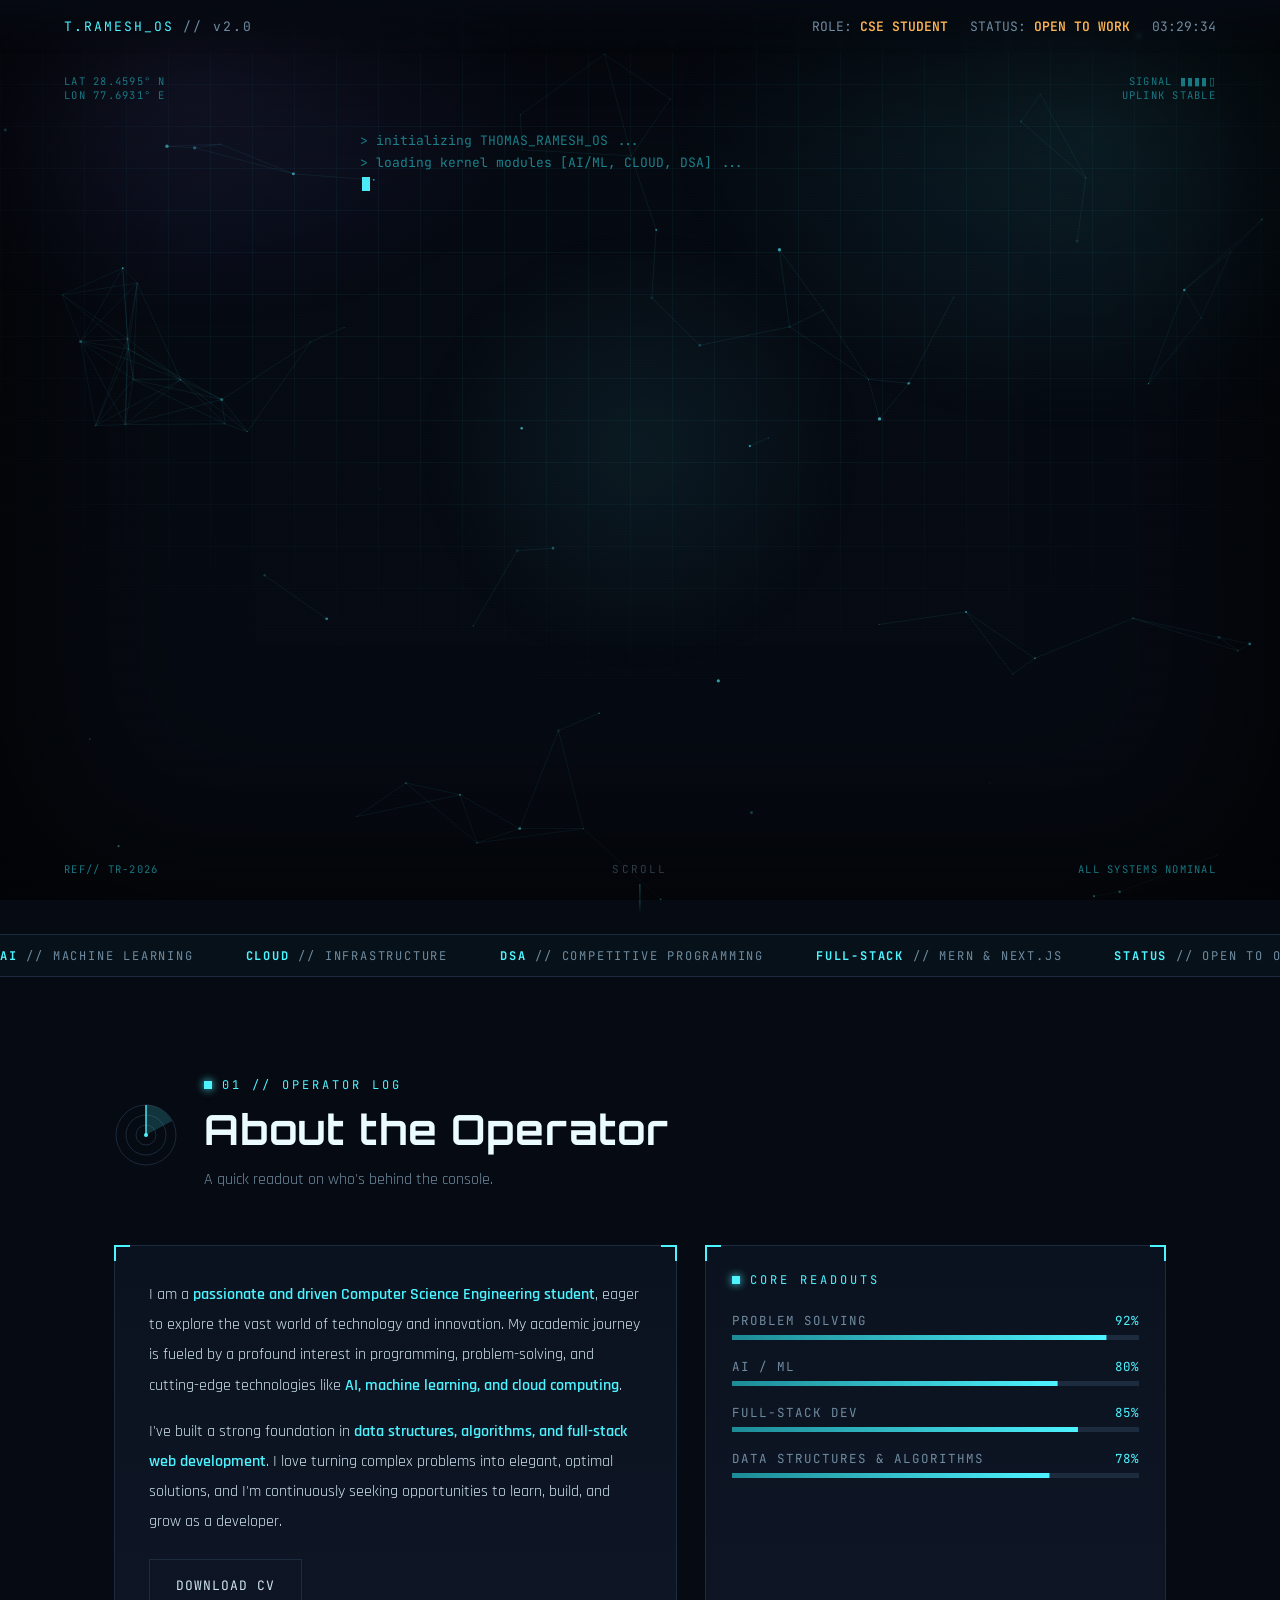
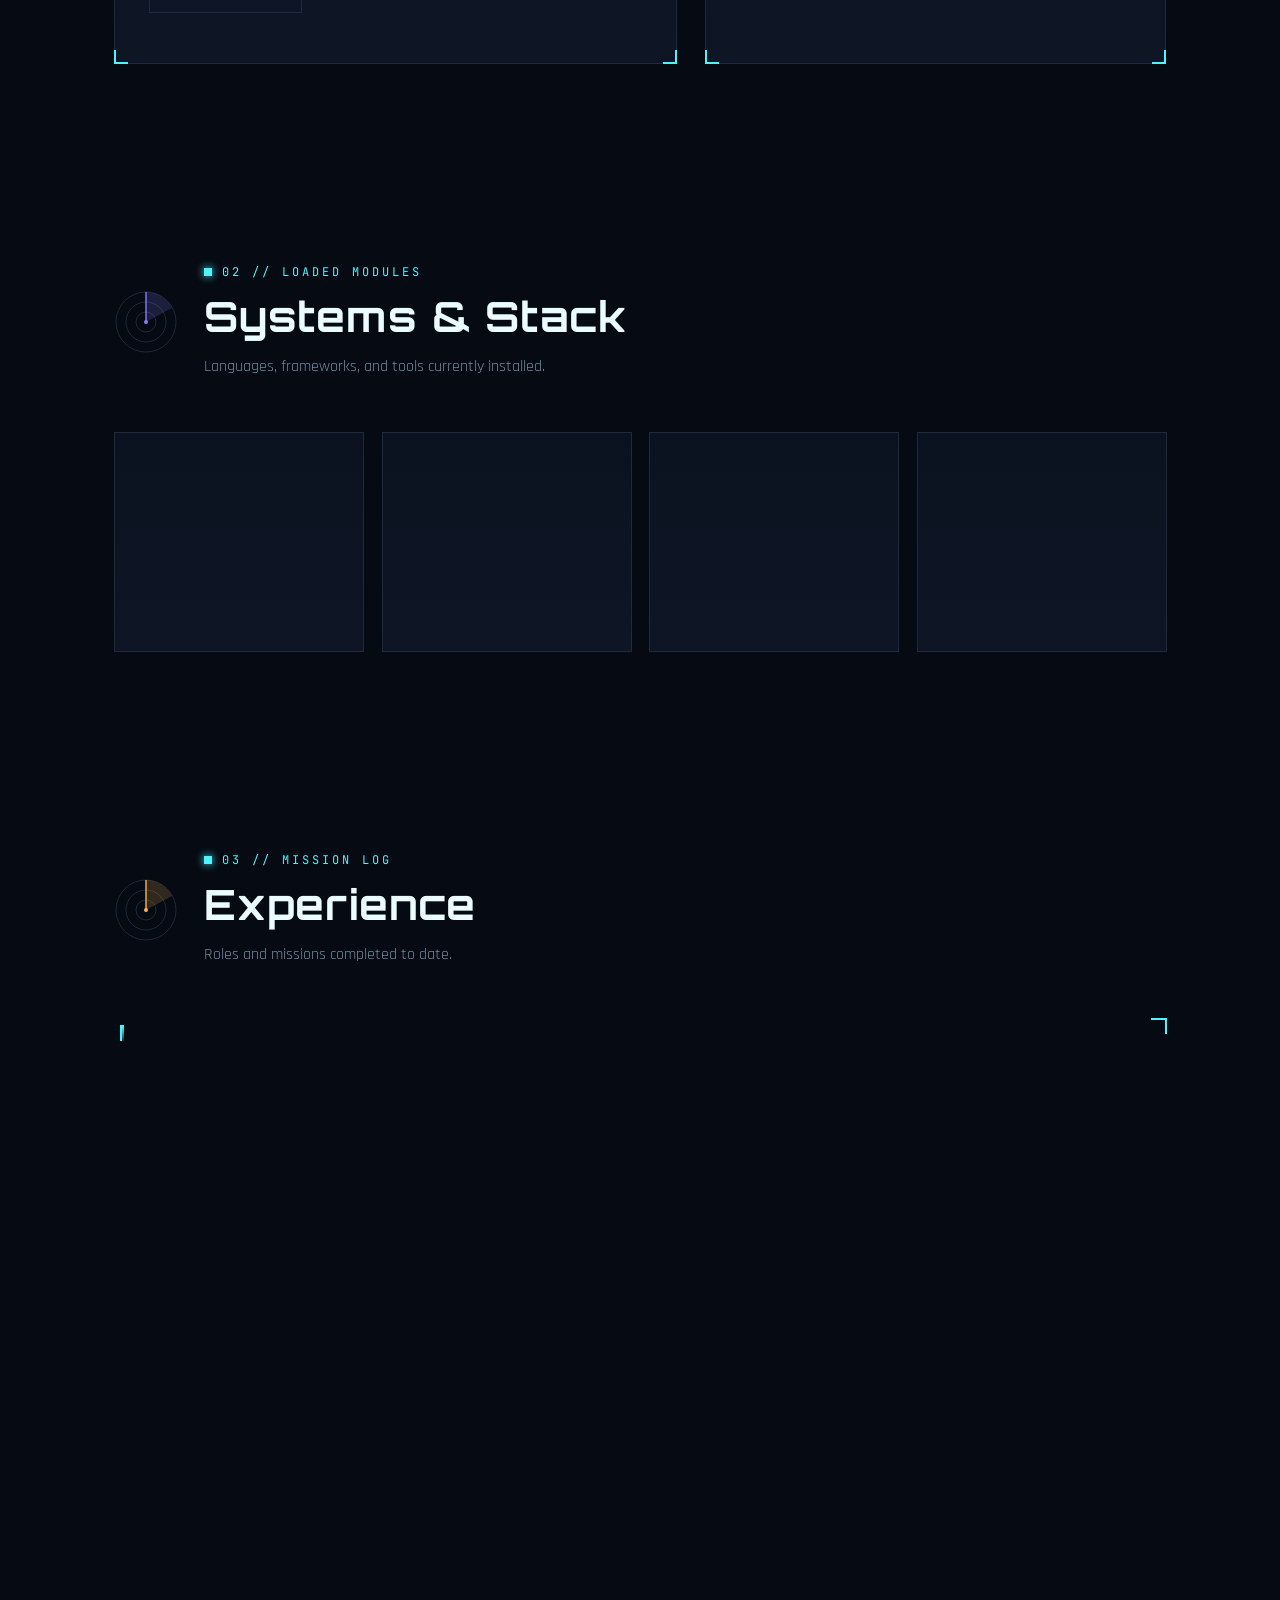
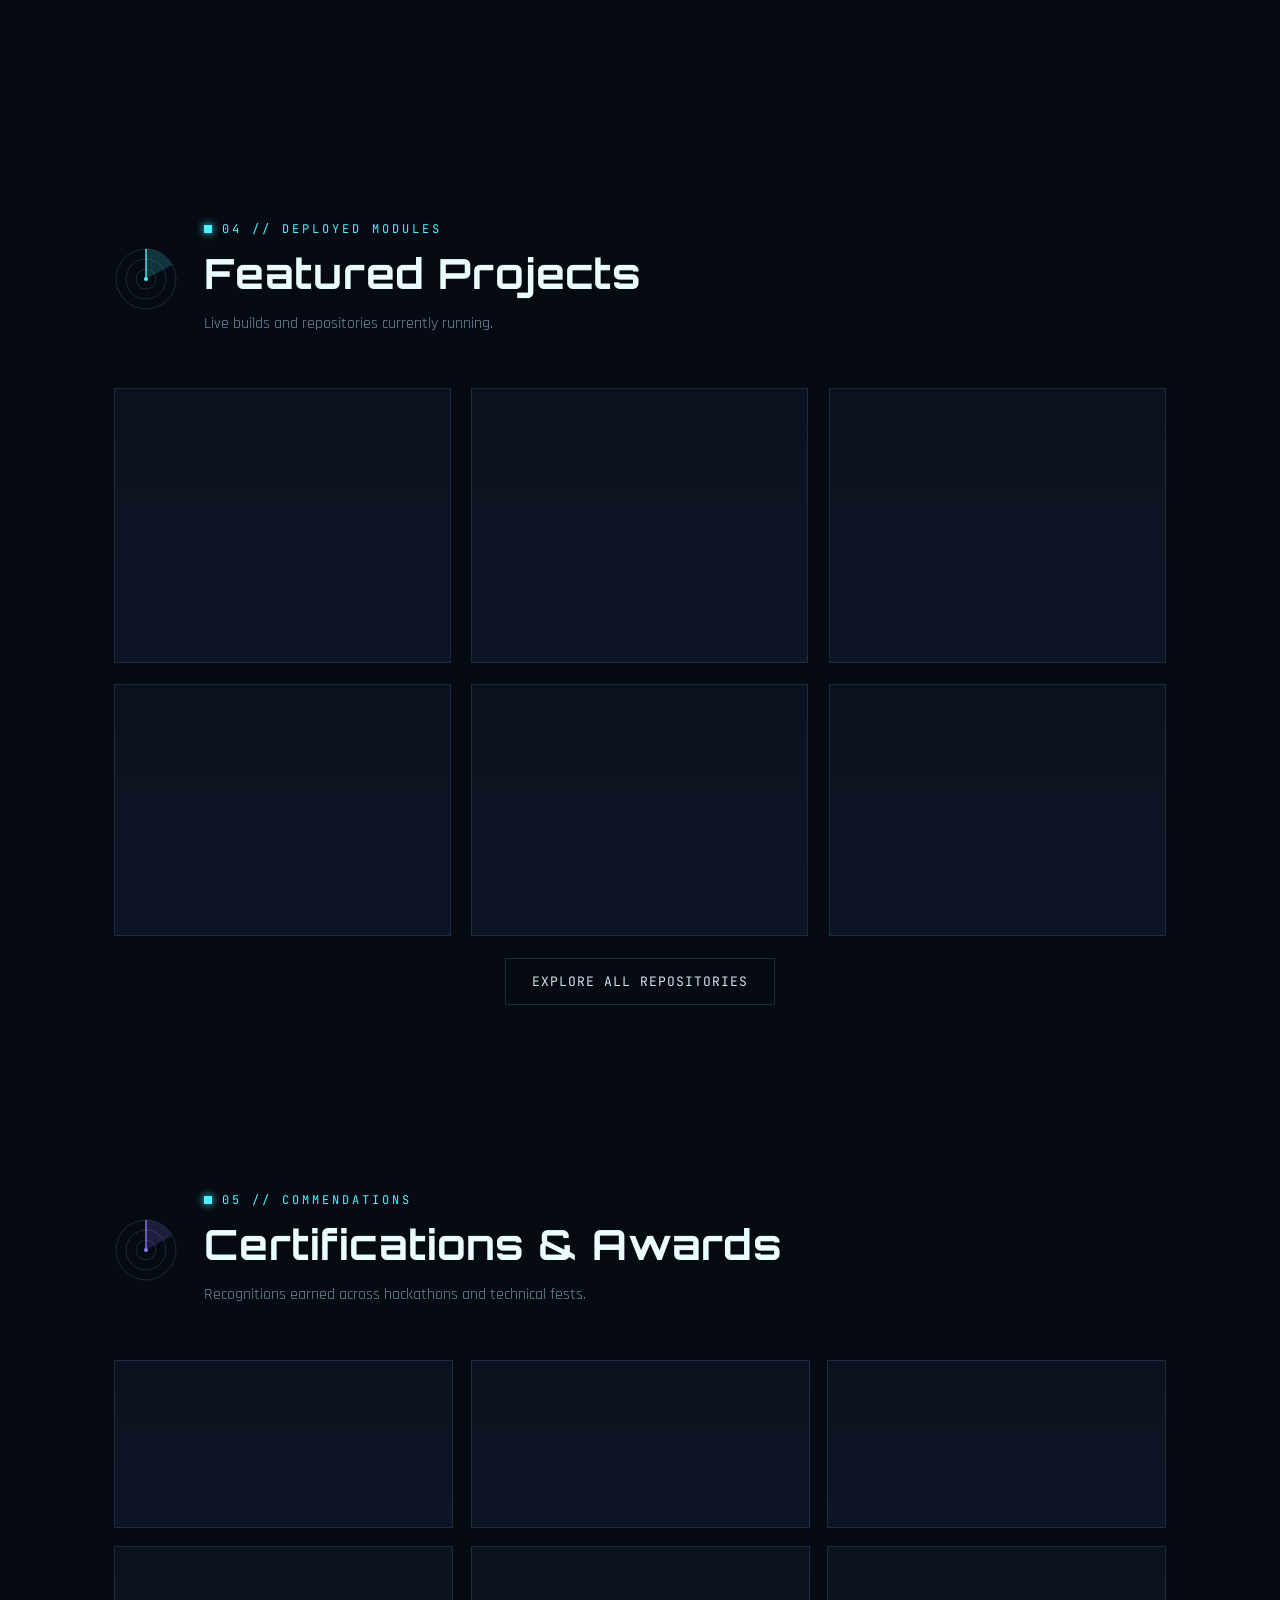
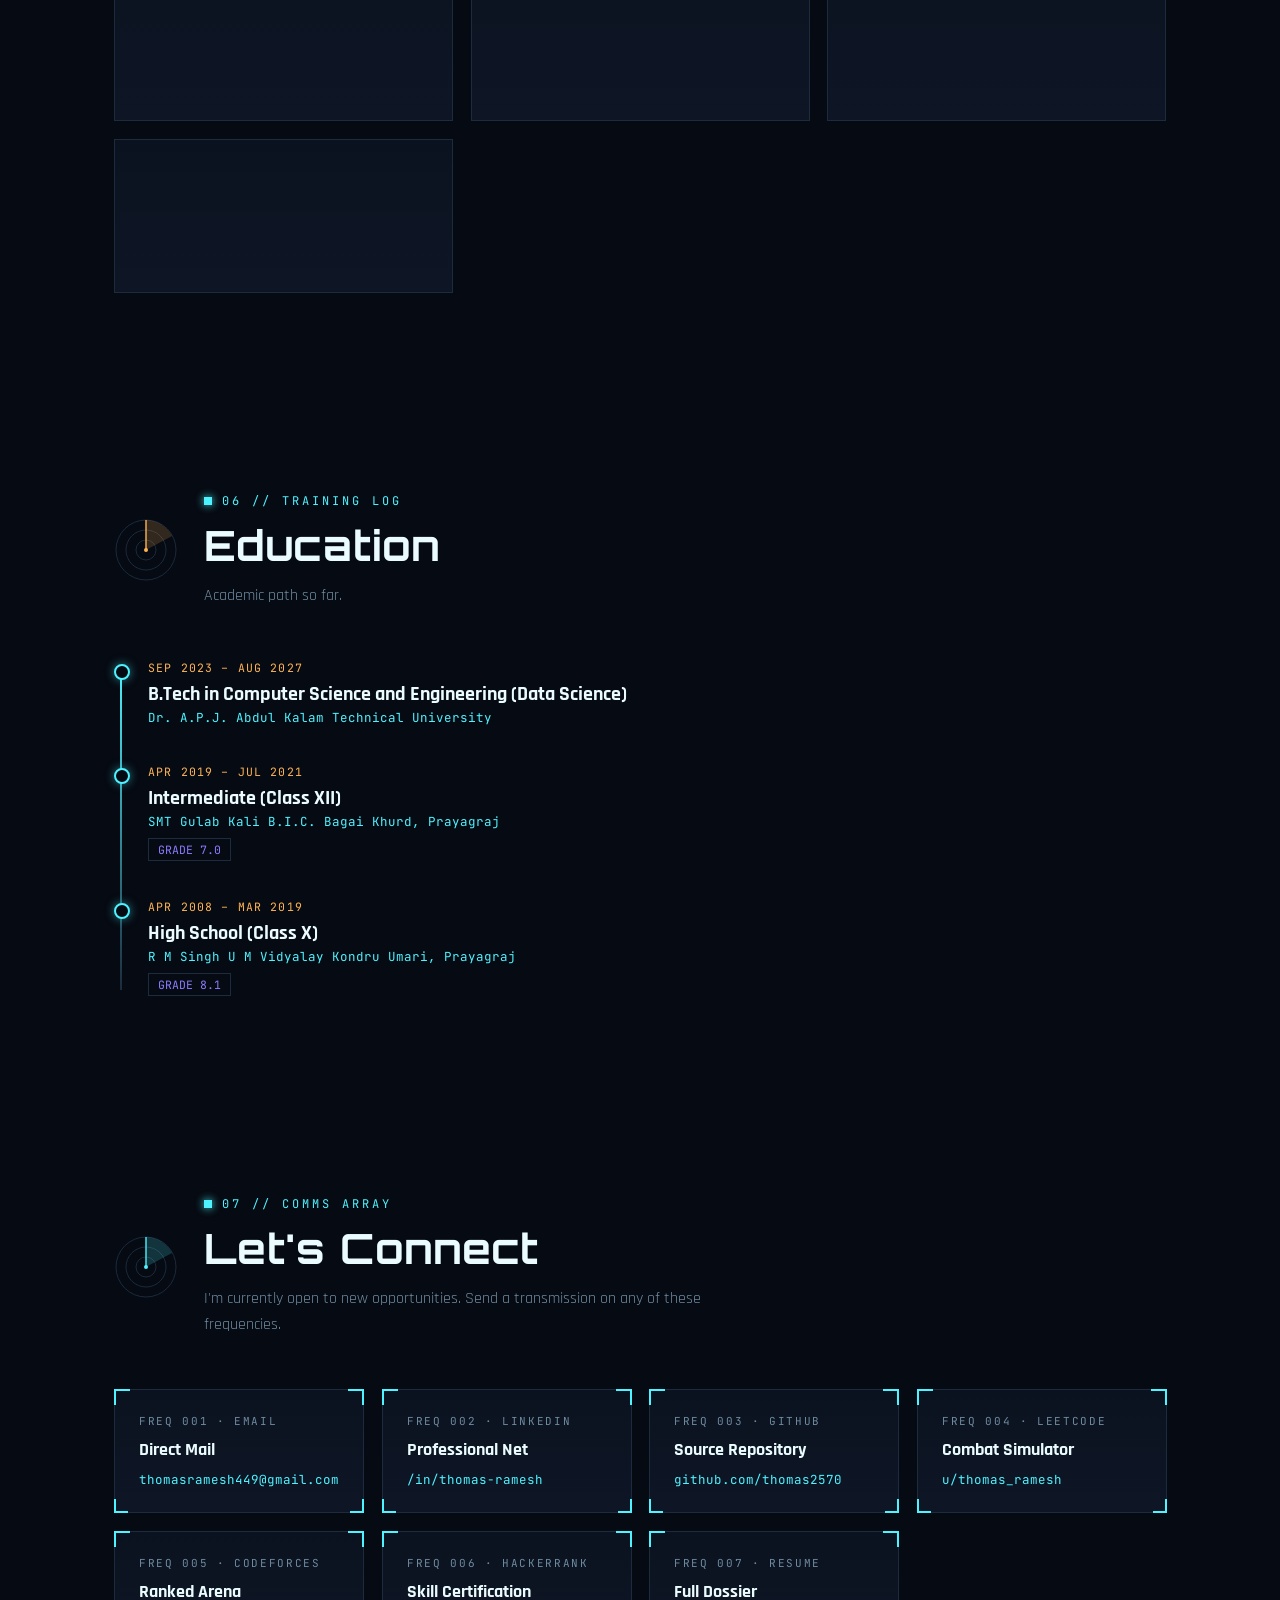
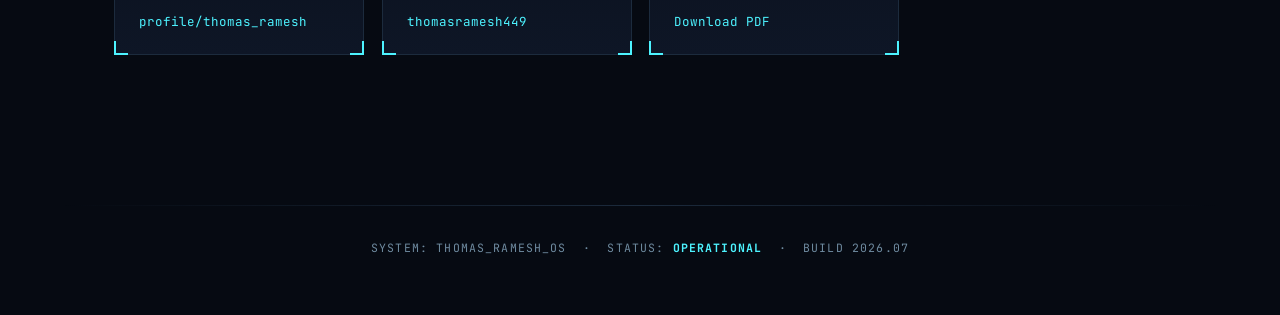
<file: backup/index.html>
<!DOCTYPE html>
<html lang="en">

<head>
    <meta charset="UTF-8">
    <meta name="viewport" content="width=device-width, initial-scale=1.0">
    <title>THOMAS_RAMESH // SYSTEM PROFILE</title>
    <link rel="preconnect" href="https://fonts.googleapis.com">
    <link
        href="https://fonts.googleapis.com/css2?family=Orbitron:wght@500;700;900&family=Rajdhani:wght@400;500;600;700&family=JetBrains+Mono:wght@400;500;600&display=swap"
        rel="stylesheet">
        <link rel="stylesheet" href="style.css">
</head>

<body>

    <div class="progress" id="progress"></div>
    <canvas id="starfield"></canvas>
    <div class="bg-grid" id="bgGrid"></div>
    <div class="bg-glow"></div>
    <div class="spotlight" id="spotlight"></div>
    <div class="scanlines"></div>
    <div class="vignette"></div>

    <div class="hud-float tl"><span class="flicker">LAT 28.4595&deg; N</span><br>LON 77.6931&deg; E</div>
    <div class="hud-float tr">SIGNAL <span class="flicker">▮▮▮▮▯</span><br>UPLINK STABLE</div>
    <div class="hud-float bl">REF// TR-2026</div>
    <div class="hud-float br"><span class="flicker">ALL SYSTEMS NOMINAL</span></div>

    <nav class="topnav">
        <div class="id">T.RAMESH_OS <span style="color:var(--text-dim)">// v2.0</span></div>
        <div class="stat">
            <span>ROLE: <b>CSE STUDENT</b></span>
            <span>STATUS: <b>OPEN TO WORK</b></span>
            <span id="clock">00:00:00</span>
        </div>
    </nav>

    <header class="hero">
        <div class="boot" id="bootLog"></div>

        <div class="id-frame" id="idFrame">
            <div class="ring"></div>
            <svg viewBox="0 0 120 120" width="120" height="120"
                style="border-radius:50%; border:2px solid var(--cyan); box-shadow:0 0 30px rgba(77,243,255,0.35); background:linear-gradient(180deg,#0e1626,#0b121f);">
                <defs>
                    <linearGradient id="skinGrad" x1="0" y1="0" x2="0" y2="1">
                        <stop offset="0%" stop-color="#2a3a4d" />
                        <stop offset="100%" stop-color="#1c2b3d" />
                    </linearGradient>
                    <linearGradient id="suitGrad" x1="0" y1="0" x2="0" y2="1">
                        <stop offset="0%" stop-color="#12202e" />
                        <stop offset="100%" stop-color="#0b121f" />
                    </linearGradient>
                </defs>
                <circle cx="60" cy="60" r="58" fill="url(#suitGrad)" />
                <!-- shoulders / suit -->
                <path d="M14 118 C14 88 34 76 60 76 C86 76 106 88 106 118 Z" fill="url(#suitGrad)" stroke="#213244"
                    stroke-width="1" />
                <path d="M46 82 L60 100 L74 82 L66 78 L60 84 L54 78 Z" fill="#4df3ff" opacity="0.85" />
                <!-- neck -->
                <rect x="50" y="62" width="20" height="18" rx="6" fill="url(#skinGrad)" />
                <!-- head -->
                <ellipse cx="60" cy="46" rx="22" ry="25" fill="url(#skinGrad)" stroke="#324a63" stroke-width="1" />
                <!-- hair -->
                <path d="M38 40 C36 20 46 10 60 10 C74 10 84 20 82 40 C79 30 71 24 60 24 C49 24 41 30 38 40 Z"
                    fill="#0d1520" stroke="#1c2b3d" stroke-width="1" />
                <!-- eyes -->
                <ellipse cx="51" cy="47" rx="2.4" ry="2.8" fill="#4df3ff" />
                <ellipse cx="69" cy="47" rx="2.4" ry="2.8" fill="#4df3ff" />
                <!-- eyebrows -->
                <rect x="46" y="41" width="10" height="1.6" rx="0.8" fill="#324a63" />
                <rect x="64" y="41" width="10" height="1.6" rx="0.8" fill="#324a63" />
                <!-- nose -->
                <path d="M60 47 L58 56 L63 57" stroke="#324a63" stroke-width="1.2" fill="none" stroke-linecap="round" />
                <!-- smile -->
                <path d="M52 61 Q60 66 68 61" stroke="#4df3ff" stroke-width="1.4" fill="none" stroke-linecap="round"
                    opacity="0.7" />
                <!-- collar highlight -->
                <circle cx="60" cy="60" r="58" fill="none" stroke="#4df3ff" stroke-width="0.6" opacity="0.25" />
            </svg>
        </div>

        <h1 id="heroName">THOMAS RAMESH</h1>
        <div class="role" id="heroRole">Computer Science Engineer <b>//</b> AI · ML · Cloud</div>
        <p class="tagline" id="heroTag">
            A passionate and driven CSE student exploring the vast world of technology
            and innovation — with a strong foundation in data structures, algorithms, and
            full-stack web development. I turn complex problems into elegant, optimal solutions.
        </p>
        <div class="cta-row" id="heroCta">
            <a class="btn" href="#projects">View My Work</a>
            <a class="btn amber"
                href="https://drive.google.com/file/d/1hx0vbhMQu9wdWvc3fzIjRWb_2mNfiKxa/view?usp=sharing"
                target="_blank" rel="noreferrer">Download CV</a>
            <a class="btn ghost" href="#comms">Open Channel</a>
        </div>

        <div class="stat-row" id="heroStats">
            <div class="stat-item">
                <div class="num" data-count="12">0</div>
                <div class="lbl">Github Repositories</div>
            </div>
            <div class="stat-item">
                <div class="num" data-count="3">0</div>
                <div class="lbl">Organizations Worked With</div>
            </div>
        </div>

        <div class="scroll-cue"><span>SCROLL</span>
            <div class="line"></div>
        </div>
    </header>

    <div class="ticker">
        <div class="track">
            <span><b>AI</b> // MACHINE LEARNING</span>
            <span><b>CLOUD</b> // INFRASTRUCTURE</span>
            <span><b>DSA</b> // COMPETITIVE PROGRAMMING</span>
            <span><b>FULL-STACK</b> // MERN & NEXT.JS</span>
            <span><b>STATUS</b> // OPEN TO OPPORTUNITIES</span>
            <span><b>AI</b> // MACHINE LEARNING</span>
            <span><b>CLOUD</b> // INFRASTRUCTURE</span>
            <span><b>DSA</b> // COMPETITIVE PROGRAMMING</span>
            <span><b>FULL-STACK</b> // MERN & NEXT.JS</span>
            <span><b>STATUS</b> // OPEN TO OPPORTUNITIES</span>
        </div>
    </div>

    <section class="section" id="about">
        <div class="section-head reveal">
            <div class="radar">
                <svg viewBox="0 0 64 64">
                    <circle cx="32" cy="32" r="30" fill="none" stroke="var(--line)" stroke-width="1" />
                    <circle cx="32" cy="32" r="20" fill="none" stroke="var(--line)" stroke-width="1" />
                    <circle cx="32" cy="32" r="10" fill="none" stroke="var(--line)" stroke-width="1" />
                    <g class="sweep">
                        <path d="M32 32 L32 2 A30 30 0 0 1 58 18 Z" fill="var(--cyan)" opacity="0.18" />
                        <line x1="32" y1="32" x2="32" y2="2" stroke="var(--cyan)" stroke-width="1.4" />
                    </g>
                    <circle cx="32" cy="32" r="2" fill="var(--cyan)" />
                </svg>
            </div>
            <div class="txt">
                <div class="eyebrow">01 // Operator Log</div>
                <h2>About the Operator</h2>
                <p>A quick readout on who's behind the console.</p>
            </div>
        </div>

        <div class="about-grid">
            <div class="about-copy panel reveal">
                <span class="sheen"></span><span class="cbl"></span><span class="cbr"></span>
                <p>I am a <b>passionate and driven Computer Science Engineering student</b>, eager to explore the vast
                    world of technology and innovation. My academic journey is fueled by a profound interest in
                    programming, problem-solving, and cutting-edge technologies like <b>AI, machine learning, and cloud
                        computing</b>.</p>
                <p>I've built a strong foundation in <b>data structures, algorithms, and full-stack web development</b>.
                    I love turning complex problems into elegant, optimal solutions, and I'm continuously seeking
                    opportunities to learn, build, and grow as a developer.</p>
                <p style="margin-top:22px;"><a class="btn ghost"
                        href="https://drive.google.com/file/d/1hx0vbhMQu9wdWvc3fzIjRWb_2mNfiKxa/view?usp=sharing"
                        target="_blank" rel="noreferrer" style="display:inline-block;">Download CV</a></p>
            </div>

            <div class="telemetry panel reveal">
                <span class="sheen"></span><span class="cbl"></span><span class="cbr"></span>
                <div class="eyebrow" style="margin-bottom:6px;">Core Readouts</div>

                <div class="item" data-pct=".92">
                    <div class="row"><span class="k">Problem Solving</span><span class="v">92%</span></div>
                    <div class="bar"><i style="--pct:.92"></i></div>
                </div>
                <div class="item" data-pct=".8">
                    <div class="row"><span class="k">AI / ML</span><span class="v">80%</span></div>
                    <div class="bar"><i style="--pct:.8"></i></div>
                </div>
                <div class="item" data-pct=".85">
                    <div class="row"><span class="k">Full-Stack Dev</span><span class="v">85%</span></div>
                    <div class="bar"><i style="--pct:.85"></i></div>
                </div>
                <div class="item" data-pct=".78">
                    <div class="row"><span class="k">Data Structures & Algorithms</span><span class="v">78%</span></div>
                    <div class="bar"><i style="--pct:.78"></i></div>
                </div>
            </div>
        </div>
    </section>

    <section class="section" id="skills">
        <div class="section-head reveal">
            <div class="radar">
                <svg viewBox="0 0 64 64">
                    <circle cx="32" cy="32" r="30" fill="none" stroke="var(--line)" stroke-width="1" />
                    <circle cx="32" cy="32" r="20" fill="none" stroke="var(--line)" stroke-width="1" />
                    <circle cx="32" cy="32" r="10" fill="none" stroke="var(--line)" stroke-width="1" />
                    <g class="sweep">
                        <path d="M32 32 L32 2 A30 30 0 0 1 58 18 Z" fill="var(--violet)" opacity="0.18" />
                        <line x1="32" y1="32" x2="32" y2="2" stroke="var(--violet)" stroke-width="1.4" />
                    </g>
                    <circle cx="32" cy="32" r="2" fill="var(--violet)" />
                </svg>
            </div>
            <div class="txt">
                <div class="eyebrow">02 // Loaded Modules</div>
                <h2>Systems & Stack</h2>
                <p>Languages, frameworks, and tools currently installed.</p>
            </div>
        </div>

        <div class="sys-groups">
            <div class="sys-card panel reveal">
                <span class="sheen"></span><span class="cbl"></span><span class="cbr"></span>
                <span class="tag">Languages</span>
                <div class="sys-list">
                    <span class="sys-chip">Java</span>
                    <span class="sys-chip">C</span>
                    <span class="sys-chip">C++</span>
                    <span class="sys-chip">Python</span>
                    <span class="sys-chip">PHP</span>
                    <span class="sys-chip">JavaScript</span>
                    <span class="sys-chip">HTML5</span>
                    <span class="sys-chip">CSS3</span>
                </div>
            </div>

            <div class="sys-card panel reveal">
                <span class="sheen"></span><span class="cbl"></span><span class="cbr"></span>
                <span class="tag">Frameworks</span>
                <div class="sys-list">
                    <span class="sys-chip">React</span>
                    <span class="sys-chip">Next.js</span>
                    <span class="sys-chip">Node.js</span>
                    <span class="sys-chip">Express</span>
                    <span class="sys-chip">Bootstrap</span>
                    <span class="sys-chip">Tailwind</span>
                </div>
            </div>

            <div class="sys-card panel reveal">
                <span class="sheen"></span><span class="cbl"></span><span class="cbr"></span>
                <span class="tag">Data Layer</span>
                <div class="sys-list">
                    <span class="sys-chip">MySQL</span>
                    <span class="sys-chip">MongoDB</span>
                    <span class="sys-chip">Supabase</span>
                </div>
            </div>

            <div class="sys-card panel reveal">
                <span class="sheen"></span><span class="cbl"></span><span class="cbr"></span>
                <span class="tag">Core & Tools</span>
                <div class="sys-list">
                    <span class="sys-chip">Data Structures</span>
                    <span class="sys-chip">Algorithms</span>
                    <span class="sys-chip">Git / GitHub</span>
                    <span class="sys-chip">Docker</span>
                    <span class="sys-chip">Linux</span>
                </div>
            </div>
        </div>
    </section>

    <section class="section" id="experience">
        <div class="section-head reveal">
            <div class="radar">
                <svg viewBox="0 0 64 64">
                    <circle cx="32" cy="32" r="30" fill="none" stroke="var(--line)" stroke-width="1" />
                    <circle cx="32" cy="32" r="20" fill="none" stroke="var(--line)" stroke-width="1" />
                    <circle cx="32" cy="32" r="10" fill="none" stroke="var(--line)" stroke-width="1" />
                    <g class="sweep">
                        <path d="M32 32 L32 2 A30 30 0 0 1 58 18 Z" fill="var(--amber)" opacity="0.18" />
                        <line x1="32" y1="32" x2="32" y2="2" stroke="var(--amber)" stroke-width="1.4" />
                    </g>
                    <circle cx="32" cy="32" r="2" fill="var(--amber)" />
                </svg>
            </div>
            <div class="txt">
                <div class="eyebrow">03 // Mission Log</div>
                <h2>Experience</h2>
                <p>Roles and missions completed to date.</p>
            </div>
        </div>

        <div class="timeline panel reveal" style="border:none; background:none; padding:6px 0 0 0;">
            <div class="t-item">
                <div class="when">Oct 2025 &ndash; Present</div>
                <h3>Core Team Member</h3>
                <div class="org">The Elites</div>
                <p>Working closely with the core team on initiatives and technical projects, contributing as a
                    full-stack developer.</p>
            </div>
            <div class="t-item">
                <div class="when">Mar 2025 &ndash; Oct 2025</div>
                <h3>Sponsorship Team Member</h3>
                <div class="org">The Elites</div>
                <p>Led sponsorship acquisition efforts, collaborating with companies to support community initiatives.
                </p>
            </div>
            <div class="t-item">
                <div class="when">Jul 2025 &ndash; Oct 2025</div>
                <h3>Contributor (Trainee)</h3>
                <div class="org">GirlScript Summer of Code '25</div>
                <p>Actively contributed to open-source projects, enhancing skills in collaborative development and
                    version control.</p>
            </div>
            <div class="t-item">
                <div class="when">Dec 2024 &ndash; Oct 2025</div>
                <h3>Public Relations Volunteer</h3>
                <div class="org">HackwithIndia</div>
                <p>Managed public relations and communications for HackwithIndia, developing strong interpersonal and
                    organizational skills.</p>
            </div>
        </div>
    </section>

    <section class="section" id="projects">
        <div class="section-head reveal">
            <div class="radar">
                <svg viewBox="0 0 64 64">
                    <circle cx="32" cy="32" r="30" fill="none" stroke="var(--line)" stroke-width="1" />
                    <circle cx="32" cy="32" r="20" fill="none" stroke="var(--line)" stroke-width="1" />
                    <circle cx="32" cy="32" r="10" fill="none" stroke="var(--line)" stroke-width="1" />
                    <g class="sweep">
                        <path d="M32 32 L32 2 A30 30 0 0 1 58 18 Z" fill="var(--cyan)" opacity="0.18" />
                        <line x1="32" y1="32" x2="32" y2="2" stroke="var(--cyan)" stroke-width="1.4" />
                    </g>
                    <circle cx="32" cy="32" r="2" fill="var(--cyan)" />
                </svg>
            </div>
            <div class="txt">
                <div class="eyebrow">04 // Deployed Modules</div>
                <h2>Featured Projects</h2>
                <p>Live builds and repositories currently running.</p>
            </div>
        </div>

        <div class="proj-grid">
            <div class="proj-card panel reveal">
                <span class="sheen"></span><span class="cbl"></span><span class="cbr"></span>
                <div class="pid">MOD // 01</div>
                <h3>Vibly Chat</h3>
                <p>A real-time chat application built with PHP. Features include message routing, user authentication,
                    and real-time backend functionality.</p>
                <div class="proj-chips"><span class="proj-chip">PHP</span><span class="proj-chip">MySQL</span><span
                        class="proj-chip">WebSocket</span></div>
                <div class="proj-links">
                    <a href="https://github.com/thomas2570/vibly-chat" target="_blank" rel="noreferrer">Source</a>
                    <a href="https://vibly-chat.vercel.app/" target="_blank" rel="noreferrer">Live Demo</a>
                </div>
            </div>

            <div class="proj-card panel reveal">
                <span class="sheen"></span><span class="cbl"></span><span class="cbr"></span>
                <div class="pid">MOD // 02</div>
                <h3>Face Detection System</h3>
                <p>A Python-based facial detection application utilizing computer vision libraries to identify and mark
                    human faces in imagery.</p>
                <div class="proj-chips"><span class="proj-chip">Python</span><span class="proj-chip">OpenCV</span><span
                        class="proj-chip">Machine Learning</span></div>
                <div class="proj-links">
                    <a href="https://github.com/thomas2570/face_detection" target="_blank" rel="noreferrer">Source</a>
                </div>
            </div>

            <div class="proj-card panel reveal">
                <span class="sheen"></span><span class="cbl"></span><span class="cbr"></span>
                <div class="pid">MOD // 03</div>
                <h3>Valenzy</h3>
                <p>An interactive chemistry learning platform featuring 118 detailed elements, 3D atomic structures, dynamic equation balancing, and molar mass calculators.</p>
                <div class="proj-chips"><span class="proj-chip">React</span><span class="proj-chip">TailwindCSS</span><span
                        class="proj-chip">JavaScript</span></div>
                <div class="proj-links">
                    <a href="https://github.com/thomas2570/Valenzy" target="_blank" rel="noreferrer">Source</a>
                    <a href="https://valenzy.vercel.app/" target="_blank" rel="noreferrer">Live Demo</a>
                </div>
            </div>

            <div class="proj-card panel reveal">
                <span class="sheen"></span><span class="cbl"></span><span class="cbr"></span>
                <div class="pid">MOD // 04</div>
                <h3>SwiftRide Bus Booking</h3>
                <p>A web-based bus booking interface designed for swift, seamless scheduling and reservation management
                    for travelers.</p>
                <div class="proj-chips"><span class="proj-chip">HTML</span><span class="proj-chip">CSS</span></div>
                <div class="proj-links">
                    <a href="https://github.com/thomas2570/SwiftRide-Bus--Booking" target="_blank"
                        rel="noreferrer">Source</a>
                </div>
            </div>

            <div class="proj-card panel reveal">
                <span class="sheen"></span><span class="cbl"></span><span class="cbr"></span>
                <div class="pid">MOD // 05</div>
                <h3>Resume Generator</h3>
                <p>A dynamic tool enabling users to generate and format professional resumes easily right within the
                    browser.</p>
                <div class="proj-chips"><span class="proj-chip">HTML</span><span class="proj-chip">CSS</span></div>
                <div class="proj-links">
                    <a href="https://github.com/thomas2570/Resume_generator" target="_blank" rel="noreferrer">Source</a>
                </div>
            </div>

            <div class="proj-card panel reveal">
                <span class="sheen"></span><span class="cbl"></span><span class="cbr"></span>
                <div class="pid">MOD // 06</div>
                <h3>Event Schedule Page</h3>
                <p>A clean, responsive event scheduling page layout built to organize programs and daily itineraries
                    efficiently.</p>
                <div class="proj-chips"><span class="proj-chip">HTML</span><span class="proj-chip">CSS</span></div>
                <div class="proj-links">
                    <a href="https://github.com/thomas2570/Event_schedule_page" target="_blank"
                        rel="noreferrer">Source</a>
                </div>
            </div>
        </div>

        <div style="text-align:center; margin-top:36px;">
            <a class="btn ghost" href="https://github.com/thomas2570" target="_blank" rel="noreferrer">Explore All
                Repositories</a>
        </div>
    </section>

    <section class="section" id="certifications">
        <div class="section-head reveal">
            <div class="radar">
                <svg viewBox="0 0 64 64">
                    <circle cx="32" cy="32" r="30" fill="none" stroke="var(--line)" stroke-width="1" />
                    <circle cx="32" cy="32" r="20" fill="none" stroke="var(--line)" stroke-width="1" />
                    <circle cx="32" cy="32" r="10" fill="none" stroke="var(--line)" stroke-width="1" />
                    <g class="sweep">
                        <path d="M32 32 L32 2 A30 30 0 0 1 58 18 Z" fill="var(--violet)" opacity="0.18" />
                        <line x1="32" y1="32" x2="32" y2="2" stroke="var(--violet)" stroke-width="1.4" />
                    </g>
                    <circle cx="32" cy="32" r="2" fill="var(--violet)" />
                </svg>
            </div>
            <div class="txt">
                <div class="eyebrow">05 // Commendations</div>
                <h2>Certifications & Awards</h2>
                <p>Recognitions earned across hackathons and technical fests.</p>
            </div>
        </div>

        <div class="cert-grid">
            <div class="cert-card panel reveal">
                <span class="sheen"></span><span class="cbl"></span><span class="cbr"></span>
                <div class="cert-icon"><i></i></div>
                <div class="cert-body">
                    <div class="when">Nov 2024</div>
                    <h4>Robo Sumo &mdash; 1st Position (Zonal)</h4>
                    <div class="org">Dr. A.P.J. Abdul Kalam Technical University</div>
                    <p>Secured 1st position at the Inter-Technical University Fest, 2024&ndash;25 (Zonal Level).</p>
                </div>
            </div>

            <div class="cert-card panel reveal">
                <span class="sheen"></span><span class="cbl"></span><span class="cbr"></span>
                <div class="cert-icon"><i></i></div>
                <div class="cert-body">
                    <div class="when">Dec 2024</div>
                    <h4>Robo Sumo Challenge (State Level)</h4>
                    <div class="org">Dr. A.P.J. Abdul Kalam Technical University</div>
                    <p>Participated in the Robo Sumo Challenge at the State Level Technical Fest.</p>
                </div>
            </div>

            <div class="cert-card panel reveal">
                <span class="sheen"></span><span class="cbl"></span><span class="cbr"></span>
                <div class="cert-icon"><i></i></div>
                <div class="cert-body">
                    <div class="when">2025</div>
                    <h4>ASTRA 2025 Hackathon</h4>
                    <div class="org">Delhi Technological University (DTU)</div>
                    <p>Participated in the Innovation Submission Round 1.</p>
                </div>
            </div>

            <div class="cert-card panel reveal">
                <span class="sheen"></span><span class="cbl"></span><span class="cbr"></span>
                <div class="cert-icon"><i></i></div>
                <div class="cert-body">
                    <div class="when">2024</div>
                    <h4>VesHack &mdash; Hackathon of Vespera '24</h4>
                    <div class="org">Guru Gobind Singh Indraprastha University</div>
                    <p>Participated representing Team Elites Codex.</p>
                </div>
            </div>

            <div class="cert-card panel reveal">
                <span class="sheen"></span><span class="cbl"></span><span class="cbr"></span>
                <div class="cert-icon"><i></i></div>
                <div class="cert-body">
                    <div class="when">2024</div>
                    <h4>The Mind Flayer Hackathon</h4>
                    <div class="org">IIMT College Of Engineering</div>
                    <p>Certificate of Participation.</p>
                </div>
            </div>

            <div class="cert-card panel reveal">
                <span class="sheen"></span><span class="cbl"></span><span class="cbr"></span>
                <div class="cert-icon"><i></i></div>
                <div class="cert-body">
                    <div class="when">Sept 2024</div>
                    <h4>Internal Smart India Hackathon</h4>
                    <div class="org">KCC ITM</div>
                    <p>Participated as a dedicated member of THE ELITES, demonstrating creativity and problem-solving
                        skills.</p>
                </div>
            </div>

            <div class="cert-card panel reveal">
                <span class="sheen"></span><span class="cbl"></span><span class="cbr"></span>
                <div class="cert-icon"><i></i></div>
                <div class="cert-body">
                    <div class="when">2024</div>
                    <h4>Generative AI Mastermind</h4>
                    <div class="org">Outskill</div>
                    <p>Certificate of Completion presented by Vaibhav Sisinty.</p>
                </div>
            </div>
        </div>
    </section>

    <section class="section" id="education">
        <div class="section-head reveal">
            <div class="radar">
                <svg viewBox="0 0 64 64">
                    <circle cx="32" cy="32" r="30" fill="none" stroke="var(--line)" stroke-width="1" />
                    <circle cx="32" cy="32" r="20" fill="none" stroke="var(--line)" stroke-width="1" />
                    <circle cx="32" cy="32" r="10" fill="none" stroke="var(--line)" stroke-width="1" />
                    <g class="sweep">
                        <path d="M32 32 L32 2 A30 30 0 0 1 58 18 Z" fill="var(--amber)" opacity="0.18" />
                        <line x1="32" y1="32" x2="32" y2="2" stroke="var(--amber)" stroke-width="1.4" />
                    </g>
                    <circle cx="32" cy="32" r="2" fill="var(--amber)" />
                </svg>
            </div>
            <div class="txt">
                <div class="eyebrow">06 // Training Log</div>
                <h2>Education</h2>
                <p>Academic path so far.</p>
            </div>
        </div>

        <div class="timeline reveal" style="border:none; background:none;">
            <div class="t-item">
                <div class="when">Sep 2023 &ndash; Aug 2027</div>
                <h3>B.Tech in Computer Science and Engineering (Data Science)</h3>
                <div class="org">Dr. A.P.J. Abdul Kalam Technical University</div>
            </div>
            <div class="t-item">
                <div class="when">Apr 2019 &ndash; Jul 2021</div>
                <h3>Intermediate (Class XII)</h3>
                <div class="org">SMT Gulab Kali B.I.C. Bagai Khurd, Prayagraj</div>
                <span class="grade">GRADE 7.0</span>
            </div>
            <div class="t-item">
                <div class="when">Apr 2008 &ndash; Mar 2019</div>
                <h3>High School (Class X)</h3>
                <div class="org">R M Singh U M Vidyalay Kondru Umari, Prayagraj</div>
                <span class="grade">GRADE 8.1</span>
            </div>
        </div>
    </section>

    <section class="section" id="comms">
        <div class="section-head reveal">
            <div class="radar">
                <svg viewBox="0 0 64 64">
                    <circle cx="32" cy="32" r="30" fill="none" stroke="var(--line)" stroke-width="1" />
                    <circle cx="32" cy="32" r="20" fill="none" stroke="var(--line)" stroke-width="1" />
                    <circle cx="32" cy="32" r="10" fill="none" stroke="var(--line)" stroke-width="1" />
                    <g class="sweep">
                        <path d="M32 32 L32 2 A30 30 0 0 1 58 18 Z" fill="var(--cyan)" opacity="0.18" />
                        <line x1="32" y1="32" x2="32" y2="2" stroke="var(--cyan)" stroke-width="1.4" />
                    </g>
                    <circle cx="32" cy="32" r="2" fill="var(--cyan)" />
                </svg>
            </div>
            <div class="txt">
                <div class="eyebrow">07 // Comms Array</div>
                <h2>Let's Connect</h2>
                <p>I'm currently open to new opportunities. Send a transmission on any of these frequencies.</p>
            </div>
        </div>

        <div class="comms-grid">
            <a class="comm-card panel reveal" href="mailto:thomasramesh449@gmail.com">
                <span class="sheen"></span><span class="cbl"></span><span class="cbr"></span>
                <span class="freq">FREQ 001 · EMAIL</span>
                <span class="chan">Direct Mail</span>
                <span class="handle">thomasramesh449@gmail.com</span>
            </a>

            <a class="comm-card panel reveal" href="https://www.linkedin.com/in/thomas-ramesh-3ab96a2a2/"
                target="_blank" rel="noreferrer">
                <span class="sheen"></span><span class="cbl"></span><span class="cbr"></span>
                <span class="freq">FREQ 002 · LINKEDIN</span>
                <span class="chan">Professional Net</span>
                <span class="handle">/in/thomas-ramesh</span>
            </a>

            <a class="comm-card panel reveal" href="https://github.com/thomas2570" target="_blank" rel="noreferrer">
                <span class="sheen"></span><span class="cbl"></span><span class="cbr"></span>
                <span class="freq">FREQ 003 · GITHUB</span>
                <span class="chan">Source Repository</span>
                <span class="handle">github.com/thomas2570</span>
            </a>

            <a class="comm-card panel reveal" href="https://leetcode.com/u/thomas_ramesh/" target="_blank"
                rel="noreferrer">
                <span class="sheen"></span><span class="cbl"></span><span class="cbr"></span>
                <span class="freq">FREQ 004 · LEETCODE</span>
                <span class="chan">Combat Simulator</span>
                <span class="handle">u/thomas_ramesh</span>
            </a>

            <a class="comm-card panel reveal" href="https://codeforces.com/profile/thomas_ramesh" target="_blank"
                rel="noreferrer">
                <span class="sheen"></span><span class="cbl"></span><span class="cbr"></span>
                <span class="freq">FREQ 005 · CODEFORCES</span>
                <span class="chan">Ranked Arena</span>
                <span class="handle">profile/thomas_ramesh</span>
            </a>

            <a class="comm-card panel reveal" href="https://www.hackerrank.com/profile/thomasramesh449" target="_blank"
                rel="noreferrer">
                <span class="sheen"></span><span class="cbl"></span><span class="cbr"></span>
                <span class="freq">FREQ 006 · HACKERRANK</span>
                <span class="chan">Skill Certification</span>
                <span class="handle">thomasramesh449</span>
            </a>

            <a class="comm-card panel reveal"
                href="https://drive.google.com/file/d/1xqWmKYH1vCk0UAKSzh7x3aszcdCN1pAY/view?usp=sharing"
                target="_blank" rel="noreferrer">
                <span class="sheen"></span><span class="cbl"></span><span class="cbr"></span>
                <span class="freq">FREQ 007 · RESUME</span>
                <span class="chan">Full Dossier</span>
                <span class="handle">Download PDF</span>
            </a>
        </div>
    </section>

    <footer>
        <div class="line"></div>
        <p>SYSTEM: THOMAS_RAMESH_OS &nbsp;·&nbsp; STATUS: <b>OPERATIONAL</b> &nbsp;·&nbsp; BUILD 2026.07</p>
    </footer>

        <script src="script.js"></script>

</body>

</html>
</file>
<file: backup/style.css>
:root {
            --bg: #060a12;
            --bg-panel: #0b121f;
            --bg-panel-2: #0e1626;
            --line: #1c2b3d;
            --cyan: #4df3ff;
            --cyan-dim: #1c8b96;
            --violet: #8b7bff;
            --amber: #ffb454;
            --red: #ff4d6a;
            --text: #cfe3ee;
            --text-dim: #6f8ba0;
            --font-display: 'Orbitron', sans-serif;
            --font-head: 'Rajdhani', sans-serif;
            --font-mono: 'JetBrains Mono', monospace;
        }

        * {
            margin: 0;
            padding: 0;
            box-sizing: border-box;
        }

        html {
            scroll-behavior: smooth;
        }

        body {
            background: var(--bg);
            color: var(--text);
            font-family: var(--font-head);
            overflow-x: hidden;
            position: relative;
        }

        @media (prefers-reduced-motion: reduce) {
            * {
                animation-duration: 0.001ms !important;
                animation-iteration-count: 1 !important;
                transition-duration: 0.001ms !important;
                scroll-behavior: auto !important;
            }
        }

        .progress {
            position: fixed;
            top: 0;
            left: 0;
            height: 2px;
            width: 0%;
            background: linear-gradient(90deg, var(--violet), var(--cyan));
            box-shadow: 0 0 12px rgba(77, 243, 255, 0.6);
            z-index: 100;
            transition: width .1s linear;
        }

        #starfield {
            position: fixed;
            inset: 0;
            z-index: 0;
        }

        .spotlight {
            position: fixed;
            inset: 0;
            z-index: 1;
            pointer-events: none;
            background: radial-gradient(320px 320px at var(--mx, 50%) var(--my, 50%), rgba(77, 243, 255, 0.07), transparent 70%);
        }

        .bg-grid {
            position: fixed;
            inset: 0;
            z-index: 0;
            background-image:
                linear-gradient(rgba(77, 243, 255, 0.045) 1px, transparent 1px),
                linear-gradient(90deg, rgba(77, 243, 255, 0.045) 1px, transparent 1px);
            background-size: 42px 42px;
            mask-image: radial-gradient(ellipse 90% 70% at 50% 20%, black 40%, transparent 90%);
            pointer-events: none;
        }

        .bg-glow {
            position: fixed;
            inset: 0;
            z-index: 0;
            pointer-events: none;
            background:
                radial-gradient(600px 400px at 15% 10%, rgba(139, 123, 255, 0.10), transparent 60%),
                radial-gradient(700px 500px at 85% 15%, rgba(77, 243, 255, 0.09), transparent 60%);
        }

        .scanlines {
            position: fixed;
            inset: 0;
            z-index: 5;
            pointer-events: none;
            opacity: 0.4;
            background: repeating-linear-gradient(to bottom, rgba(255, 255, 255, 0.018) 0px, rgba(255, 255, 255, 0.018) 1px, transparent 1px, transparent 3px);
        }

        .vignette {
            position: fixed;
            inset: 0;
            z-index: 6;
            pointer-events: none;
            box-shadow: inset 0 0 180px 40px rgba(0, 0, 0, 0.75);
        }

        section,
        header,
        footer {
            position: relative;
            z-index: 2;
        }

        ::selection {
            background: var(--cyan);
            color: #001318;
        }

        .hud-float {
            position: fixed;
            z-index: 20;
            font-family: var(--font-mono);
            font-size: 10.5px;
            color: var(--cyan-dim);
            letter-spacing: 0.12em;
            pointer-events: none;
            opacity: 0;
            animation: hudIn 1s ease forwards;
        }

        .hud-float.tl {
            top: 74px;
            left: 5%;
        }

        .hud-float.tr {
            top: 74px;
            right: 5%;
            text-align: right;
        }

        .hud-float.bl {
            bottom: 24px;
            left: 5%;
        }

        .hud-float.br {
            bottom: 24px;
            right: 5%;
            text-align: right;
        }

        @media (max-width:860px) {
            .hud-float {
                display: none;
            }
        }

        @keyframes hudIn {
            from {
                opacity: 0;
                transform: translateY(6px);
            }

            to {
                opacity: 0.85;
                transform: translateY(0);
            }
        }

        .hud-float .flicker {
            animation: flicker 3.4s ease-in-out infinite;
        }

        @keyframes flicker {

            0%,
            100% {
                opacity: .85;
            }

            48% {
                opacity: .85;
            }

            50% {
                opacity: .3;
            }

            52% {
                opacity: .85;
            }
        }

        .panel {
            position: relative;
            border: 1px solid var(--line);
            background: linear-gradient(180deg, var(--bg-panel), var(--bg-panel-2));
            transform-style: preserve-3d;
            transition: transform .35s cubic-bezier(.2, .8, .2, 1), border-color .3s ease, box-shadow .3s ease;
            will-change: transform;
        }

        .panel:hover {
            box-shadow: 0 18px 40px -18px rgba(77, 243, 255, 0.25);
        }

        .panel .sheen {
            position: absolute;
            inset: 0;
            pointer-events: none;
            opacity: 0;
            background: radial-gradient(180px 180px at var(--px, 50%) var(--py, 50%), rgba(77, 243, 255, 0.10), transparent 70%);
            transition: opacity .3s ease;
        }

        .panel:hover .sheen {
            opacity: 1;
        }

        .panel::before,
        .panel::after,
        .panel .cbr,
        .panel .cbl {
            content: '';
            position: absolute;
            width: 14px;
            height: 14px;
            pointer-events: none;
        }

        .panel::before {
            top: -1px;
            left: -1px;
            border-top: 2px solid var(--cyan);
            border-left: 2px solid var(--cyan);
        }

        .panel::after {
            top: -1px;
            right: -1px;
            border-top: 2px solid var(--cyan);
            border-right: 2px solid var(--cyan);
        }

        .panel .cbl {
            bottom: -1px;
            left: -1px;
            border-bottom: 2px solid var(--cyan);
            border-left: 2px solid var(--cyan);
        }

        .panel .cbr {
            bottom: -1px;
            right: -1px;
            border-bottom: 2px solid var(--cyan);
            border-right: 2px solid var(--cyan);
        }

        .eyebrow {
            font-family: var(--font-mono);
            font-size: 12px;
            letter-spacing: 0.25em;
            color: var(--cyan);
            text-transform: uppercase;
            display: flex;
            align-items: center;
            gap: 10px;
        }

        .eyebrow::before {
            content: '';
            width: 8px;
            height: 8px;
            background: var(--cyan);
            box-shadow: 0 0 8px var(--cyan);
            display: inline-block;
        }

        .topnav {
            position: fixed;
            top: 0;
            left: 0;
            right: 0;
            z-index: 50;
            display: flex;
            align-items: center;
            justify-content: space-between;
            padding: 18px 5%;
            background: linear-gradient(180deg, rgba(6, 10, 18, 0.92), rgba(6, 10, 18, 0));
            font-family: var(--font-mono);
            font-size: 13px;
            backdrop-filter: blur(2px);
        }

        .topnav .id {
            color: var(--cyan);
            letter-spacing: 0.15em;
        }

        .topnav .stat {
            color: var(--text-dim);
            display: flex;
            gap: 22px;
        }

        .topnav .stat span b {
            color: var(--amber);
            font-weight: 600;
        }

        @media (max-width:720px) {
            .topnav .stat {
                display: none;
            }
        }

        .hero {
            min-height: 100vh;
            display: flex;
            flex-direction: column;
            align-items: center;
            justify-content: center;
            text-align: center;
            padding: 130px 5% 60px;
        }

        .boot {
            font-family: var(--font-mono);
            font-size: 13px;
            color: var(--cyan-dim);
            text-align: left;
            max-width: 560px;
            width: 100%;
            margin-bottom: 30px;
            min-height: 132px;
            line-height: 1.7;
        }

        .boot .ok {
            color: var(--cyan);
        }

        .boot .cursor {
            display: inline-block;
            width: 8px;
            height: 14px;
            background: var(--cyan);
            margin-left: 2px;
            animation: blink 1s steps(1) infinite;
            vertical-align: -2px;
        }

        @keyframes blink {
            50% {
                opacity: 0;
            }
        }

        .id-frame {
            width: 120px;
            height: 120px;
            border-radius: 50%;
            position: relative;
            margin-bottom: 26px;
            opacity: 0;
        }

        .id-frame img {
            width: 100%;
            height: 100%;
            border-radius: 50%;
            object-fit: cover;
            border: 2px solid var(--cyan);
            box-shadow: 0 0 30px rgba(77, 243, 255, 0.35);
        }

        .id-frame .ring {
            position: absolute;
            inset: -10px;
            border-radius: 50%;
            border: 1px dashed rgba(77, 243, 255, 0.4);
            animation: spinRing 12s linear infinite;
        }

        @keyframes spinRing {
            to {
                transform: rotate(360deg);
            }
        }

        .hero h1 {
            font-family: var(--font-display);
            font-weight: 900;
            font-size: clamp(2.6rem, 7vw, 6rem);
            line-height: 1;
            letter-spacing: 0.01em;
            background: linear-gradient(180deg, #eafcff 10%, var(--cyan) 60%, var(--cyan-dim) 100%);
            -webkit-background-clip: text;
            background-clip: text;
            color: transparent;
            text-shadow: 0 0 60px rgba(77, 243, 255, 0.25);
            opacity: 0;
            transform: translateY(14px);
            position: relative;
        }

        .hero h1.glitch {
            animation: glitchShake .28s linear;
        }

        .hero h1.glitch::before,
        .hero h1.glitch::after {
            content: 'THOMAS RAMESH';
            position: absolute;
            left: 0;
            top: 0;
            width: 100%;
            background: linear-gradient(180deg, #eafcff 10%, var(--cyan) 60%, var(--cyan-dim) 100%);
            -webkit-background-clip: text;
            background-clip: text;
            color: transparent;
            clip-path: inset(0 0 0 0);
        }

        .hero h1.glitch::before {
            transform: translate(3px, -2px);
            color: var(--red);
            opacity: 0.6;
            animation: glitchTop .28s linear;
        }

        .hero h1.glitch::after {
            transform: translate(-3px, 2px);
            color: var(--violet);
            opacity: 0.6;
            animation: glitchBot .28s linear;
        }

        @keyframes glitchShake {

            0%,
            100% {
                transform: translateY(0);
            }

            20% {
                transform: translate(-2px, 1px);
            }

            40% {
                transform: translate(2px, -1px);
            }

            60% {
                transform: translate(-1px, -1px);
            }

            80% {
                transform: translate(1px, 1px);
            }
        }

        @keyframes glitchTop {
            0% {
                clip-path: inset(0 0 80% 0);
            }

            50% {
                clip-path: inset(20% 0 40% 0);
            }

            100% {
                clip-path: inset(60% 0 0 0);
            }
        }

        @keyframes glitchBot {
            0% {
                clip-path: inset(70% 0 0 0);
            }

            50% {
                clip-path: inset(30% 0 40% 0);
            }

            100% {
                clip-path: inset(0 0 75% 0);
            }
        }

        .hero .role {
            font-family: var(--font-mono);
            font-size: clamp(0.85rem, 1.6vw, 1.05rem);
            letter-spacing: 0.35em;
            color: var(--text-dim);
            text-transform: uppercase;
            margin-top: 18px;
            opacity: 0;
        }

        .hero .role b {
            color: var(--violet);
        }

        .hero .tagline {
            margin-top: 26px;
            max-width: 640px;
            color: var(--text-dim);
            font-size: 1.05rem;
            line-height: 1.7;
            opacity: 0;
        }

        .hero .cta-row {
            margin-top: 36px;
            display: flex;
            gap: 16px;
            flex-wrap: wrap;
            justify-content: center;
            opacity: 0;
        }

        .btn {
            font-family: var(--font-mono);
            font-size: 13px;
            letter-spacing: 0.08em;
            padding: 14px 26px;
            text-decoration: none;
            color: var(--bg);
            background: var(--cyan);
            border: 1px solid var(--cyan);
            text-transform: uppercase;
            transition: all .2s ease;
        }

        .btn:hover {
            background: transparent;
            color: var(--cyan);
            box-shadow: 0 0 20px rgba(77, 243, 255, 0.35);
        }

        .btn.ghost {
            background: transparent;
            color: var(--text);
            border-color: var(--line);
        }

        .btn.ghost:hover {
            border-color: var(--violet);
            color: var(--violet);
            box-shadow: 0 0 20px rgba(139, 123, 255, 0.25);
        }

        .btn.amber {
            background: var(--amber);
            border-color: var(--amber);
        }

        .btn.amber:hover {
            background: transparent;
            color: var(--amber);
            box-shadow: 0 0 20px rgba(255, 180, 84, 0.35);
        }

        .fade-in {
            animation: fadeInUp 0.9s ease forwards;
        }

        @keyframes fadeInUp {
            to {
                opacity: 1;
                transform: translateY(0);
            }
        }

        .stat-row {
            margin-top: 44px;
            display: flex;
            gap: 60px;
            flex-wrap: wrap;
            justify-content: center;
            opacity: 0;
        }

        .stat-row .stat-item {
            text-align: center;
        }

        .stat-row .num {
            font-family: var(--font-display);
            font-size: 2.4rem;
            font-weight: 700;
            color: var(--cyan);
            text-shadow: 0 0 20px rgba(77, 243, 255, 0.4);
        }

        .stat-row .lbl {
            font-family: var(--font-mono);
            font-size: 11px;
            letter-spacing: 0.12em;
            color: var(--text-dim);
            text-transform: uppercase;
            margin-top: 6px;
        }

        .scroll-cue {
            position: absolute;
            bottom: 20px;
            left: 50%;
            transform: translateX(-50%);
            font-family: var(--font-mono);
            font-size: 11px;
            color: var(--text-dim);
            letter-spacing: 0.2em;
            display: flex;
            flex-direction: column;
            align-items: center;
            gap: 8px;
            opacity: 0.7;
        }

        .scroll-cue .line {
            width: 1px;
            height: 30px;
            background: linear-gradient(var(--cyan), transparent);
            animation: dropline 1.8s ease infinite;
        }

        @keyframes dropline {
            0% {
                transform: scaleY(0);
                transform-origin: top;
            }

            50% {
                transform: scaleY(1);
                transform-origin: top;
            }

            51% {
                transform-origin: bottom;
            }

            100% {
                transform: scaleY(0);
                transform-origin: bottom;
            }
        }

        .ticker {
            border-top: 1px solid var(--line);
            border-bottom: 1px solid var(--line);
            background: rgba(77, 243, 255, 0.03);
            overflow: hidden;
            white-space: nowrap;
            padding: 10px 0;
            position: relative;
            z-index: 2;
        }

        .ticker .track {
            display: inline-block;
            animation: tickerScroll 30s linear infinite;
        }

        .ticker span {
            font-family: var(--font-mono);
            font-size: 12px;
            color: var(--text-dim);
            letter-spacing: 0.15em;
            margin-right: 48px;
        }

        .ticker span b {
            color: var(--cyan);
        }

        @keyframes tickerScroll {
            from {
                transform: translateX(0);
            }

            to {
                transform: translateX(-50%);
            }
        }

        .radar {
            width: 64px;
            height: 64px;
            position: relative;
            flex: 0 0 auto;
        }

        .radar svg {
            width: 100%;
            height: 100%;
        }

        .radar .sweep {
            transform-origin: 32px 32px;
            animation: radarSpin 3s linear infinite;
        }

        @keyframes radarSpin {
            to {
                transform: rotate(360deg);
            }
        }

        .section-head {
            display: flex;
            align-items: center;
            gap: 26px;
            flex-wrap: wrap;
            margin-bottom: 52px;
        }

        .section-head .txt {
            flex: 1;
            min-width: 240px;
        }

        .section-head h2 {
            font-family: var(--font-display);
            font-weight: 700;
            font-size: clamp(1.8rem, 3.4vw, 2.6rem);
            color: #eafcff;
            margin-top: 10px;
            letter-spacing: 0.02em;
        }

        .section-head p {
            color: var(--text-dim);
            margin-top: 12px;
            max-width: 560px;
            font-size: 1rem;
            line-height: 1.6;
        }

        .reveal {
            opacity: 0;
            transform: translateY(24px);
            transition: opacity .7s ease, transform .7s ease;
        }

        .reveal.in {
            opacity: 1;
            transform: translateY(0);
        }

        .section {
            padding: 100px 5%;
            max-width: 1180px;
            margin: 0 auto;
        }

        .about-grid {
            display: grid;
            grid-template-columns: 1.1fr 0.9fr;
            gap: 28px;
        }

        @media (max-width:860px) {
            .about-grid {
                grid-template-columns: 1fr;
            }
        }

        .about-copy {
            padding: 34px;
        }

        .about-copy p {
            color: var(--text);
            line-height: 1.85;
            font-size: 1.02rem;
            margin-bottom: 16px;
        }

        .about-copy p b {
            color: var(--cyan);
            font-weight: 600;
        }

        .telemetry {
            padding: 26px;
            display: flex;
            flex-direction: column;
            gap: 18px;
        }

        .telemetry .row {
            display: flex;
            justify-content: space-between;
            align-items: center;
            font-family: var(--font-mono);
            font-size: 12.5px;
        }

        .telemetry .row .k {
            color: var(--text-dim);
            letter-spacing: 0.08em;
            text-transform: uppercase;
        }

        .telemetry .row .v {
            color: var(--cyan);
        }

        .telemetry .bar {
            height: 5px;
            background: var(--line);
            position: relative;
            overflow: hidden;
            margin-top: 6px;
        }

        .telemetry .bar i {
            position: absolute;
            inset: 0;
            background: linear-gradient(90deg, var(--cyan-dim), var(--cyan));
            transform-origin: left;
            transform: scaleX(0);
            transition: transform 1.4s cubic-bezier(.2, .8, .2, 1);
        }

        .telemetry .item.in .bar i {
            transform: scaleX(var(--pct));
        }

        .sys-groups {
            display: grid;
            grid-template-columns: repeat(4, 1fr);
            gap: 18px;
        }

        @media (max-width:980px) {
            .sys-groups {
                grid-template-columns: repeat(2, 1fr);
            }
        }

        @media (max-width:560px) {
            .sys-groups {
                grid-template-columns: 1fr;
            }
        }

        .sys-card {
            padding: 22px 20px 24px;
        }

        .sys-card .tag {
            font-family: var(--font-mono);
            font-size: 11px;
            color: var(--violet);
            letter-spacing: 0.15em;
            text-transform: uppercase;
            margin-bottom: 14px;
            display: block;
        }

        .sys-list {
            display: flex;
            flex-wrap: wrap;
            gap: 8px;
        }

        .sys-chip {
            font-family: var(--font-mono);
            font-size: 12px;
            color: var(--text);
            border: 1px solid var(--line);
            padding: 6px 10px;
            background: rgba(255, 255, 255, 0.02);
            display: flex;
            align-items: center;
            gap: 7px;
            transition: all .2s ease;
        }

        .sys-chip:hover {
            border-color: var(--cyan);
            color: var(--cyan);
            background: rgba(77, 243, 255, 0.06);
        }

        .sys-chip::before {
            content: '';
            width: 5px;
            height: 5px;
            background: var(--cyan-dim);
        }

        /* timeline (experience / education) */
        .timeline {
            position: relative;
            padding-left: 34px;
        }

        .timeline::before {
            content: '';
            position: absolute;
            left: 6px;
            top: 6px;
            bottom: 6px;
            width: 2px;
            background: linear-gradient(var(--cyan), var(--line));
        }

        .t-item {
            position: relative;
            padding-bottom: 38px;
        }

        .t-item:last-child {
            padding-bottom: 0;
        }

        .t-item::before {
            content: '';
            position: absolute;
            left: -34px;
            top: 4px;
            width: 12px;
            height: 12px;
            border-radius: 50%;
            background: var(--bg);
            border: 2px solid var(--cyan);
            box-shadow: 0 0 10px rgba(77, 243, 255, 0.5);
        }

        .t-item .when {
            font-family: var(--font-mono);
            font-size: 11.5px;
            color: var(--amber);
            letter-spacing: 0.1em;
            text-transform: uppercase;
        }

        .t-item h3 {
            font-family: var(--font-head);
            font-weight: 700;
            font-size: 1.25rem;
            color: #eafcff;
            margin-top: 6px;
        }

        .t-item .org {
            font-family: var(--font-mono);
            font-size: 12.5px;
            color: var(--cyan);
            margin-top: 2px;
        }

        .t-item p {
            color: var(--text-dim);
            margin-top: 10px;
            line-height: 1.65;
            font-size: 0.96rem;
            max-width: 640px;
        }

        .t-item .grade {
            display: inline-block;
            margin-top: 8px;
            font-family: var(--font-mono);
            font-size: 11.5px;
            color: var(--violet);
            border: 1px solid var(--line);
            padding: 3px 9px;
        }

        /* projects */
        .proj-grid {
            display: grid;
            grid-template-columns: repeat(3, 1fr);
            gap: 20px;
        }

        @media (max-width:980px) {
            .proj-grid {
                grid-template-columns: repeat(2, 1fr);
            }
        }

        @media (max-width:680px) {
            .proj-grid {
                grid-template-columns: 1fr;
            }
        }

        .proj-card {
            padding: 24px;
            display: flex;
            flex-direction: column;
            gap: 12px;
        }

        .proj-card .pid {
            font-family: var(--font-mono);
            font-size: 11px;
            color: var(--text-dim);
            letter-spacing: 0.12em;
        }

        .proj-card h3 {
            font-family: var(--font-head);
            font-weight: 700;
            font-size: 1.2rem;
            color: #eafcff;
        }

        .proj-card p {
            color: var(--text-dim);
            font-size: 0.92rem;
            line-height: 1.6;
            flex: 1;
        }

        .proj-chips {
            display: flex;
            flex-wrap: wrap;
            gap: 6px;
        }

        .proj-chip {
            font-family: var(--font-mono);
            font-size: 10.5px;
            color: var(--violet);
            border: 1px solid var(--line);
            padding: 3px 8px;
        }

        .proj-links {
            display: flex;
            gap: 14px;
            margin-top: 6px;
        }

        .proj-links a {
            font-family: var(--font-mono);
            font-size: 11.5px;
            color: var(--cyan);
            text-decoration: none;
            letter-spacing: 0.05em;
            border-bottom: 1px solid transparent;
        }

        .proj-links a:hover {
            border-color: var(--cyan);
        }

        /* certifications */
        .cert-grid {
            display: grid;
            grid-template-columns: repeat(3, 1fr);
            gap: 18px;
        }

        @media (max-width:980px) {
            .cert-grid {
                grid-template-columns: repeat(2, 1fr);
            }
        }

        @media (max-width:680px) {
            .cert-grid {
                grid-template-columns: 1fr;
            }
        }

        .cert-card {
            padding: 22px;
            display: flex;
            gap: 14px;
            align-items: flex-start;
        }

        .cert-icon {
            width: 34px;
            height: 34px;
            flex: 0 0 auto;
            border: 1px solid var(--cyan-dim);
            display: flex;
            align-items: center;
            justify-content: center;
            transform: rotate(45deg);
        }

        .cert-icon i {
            transform: rotate(-45deg);
            width: 10px;
            height: 10px;
            background: var(--amber);
            box-shadow: 0 0 8px var(--amber);
        }

        .cert-body .when {
            font-family: var(--font-mono);
            font-size: 11px;
            color: var(--amber);
            letter-spacing: 0.1em;
        }

        .cert-body h4 {
            font-family: var(--font-head);
            font-weight: 700;
            font-size: 1.02rem;
            color: #eafcff;
            margin-top: 4px;
            line-height: 1.3;
        }

        .cert-body .org {
            font-family: var(--font-mono);
            font-size: 11px;
            color: var(--cyan);
            margin-top: 4px;
        }

        .cert-body p {
            color: var(--text-dim);
            font-size: 0.86rem;
            margin-top: 8px;
            line-height: 1.55;
        }

        .comms-grid {
            display: grid;
            grid-template-columns: repeat(auto-fit, minmax(230px, 1fr));
            gap: 18px;
        }

        .comm-card {
            padding: 24px;
            text-decoration: none;
            color: var(--text);
            display: flex;
            flex-direction: column;
            gap: 10px;
        }

        .comm-card:hover {
            transform: translateY(-4px);
        }

        .comm-card .freq {
            font-family: var(--font-mono);
            font-size: 11px;
            color: var(--text-dim);
            letter-spacing: 0.15em;
        }

        .comm-card .chan {
            font-family: var(--font-head);
            font-weight: 700;
            font-size: 1.15rem;
            color: #eafcff;
        }

        .comm-card .handle {
            font-family: var(--font-mono);
            font-size: 12.5px;
            color: var(--cyan);
        }

        footer {
            padding: 50px 5% 60px;
            text-align: center;
        }

        footer .line {
            height: 1px;
            background: linear-gradient(90deg, transparent, var(--line), transparent);
            margin-bottom: 34px;
        }

        footer p {
            font-family: var(--font-mono);
            font-size: 11.5px;
            color: var(--text-dim);
            letter-spacing: 0.1em;
        }

        footer p b {
            color: var(--cyan);
        }

        ::-webkit-scrollbar {
            width: 8px;
        }

        ::-webkit-scrollbar-track {
            background: var(--bg);
        }

        ::-webkit-scrollbar-thumb {
            background: var(--line);
        }

        ::-webkit-scrollbar-thumb:hover {
            background: var(--cyan-dim);
        }
</file>
